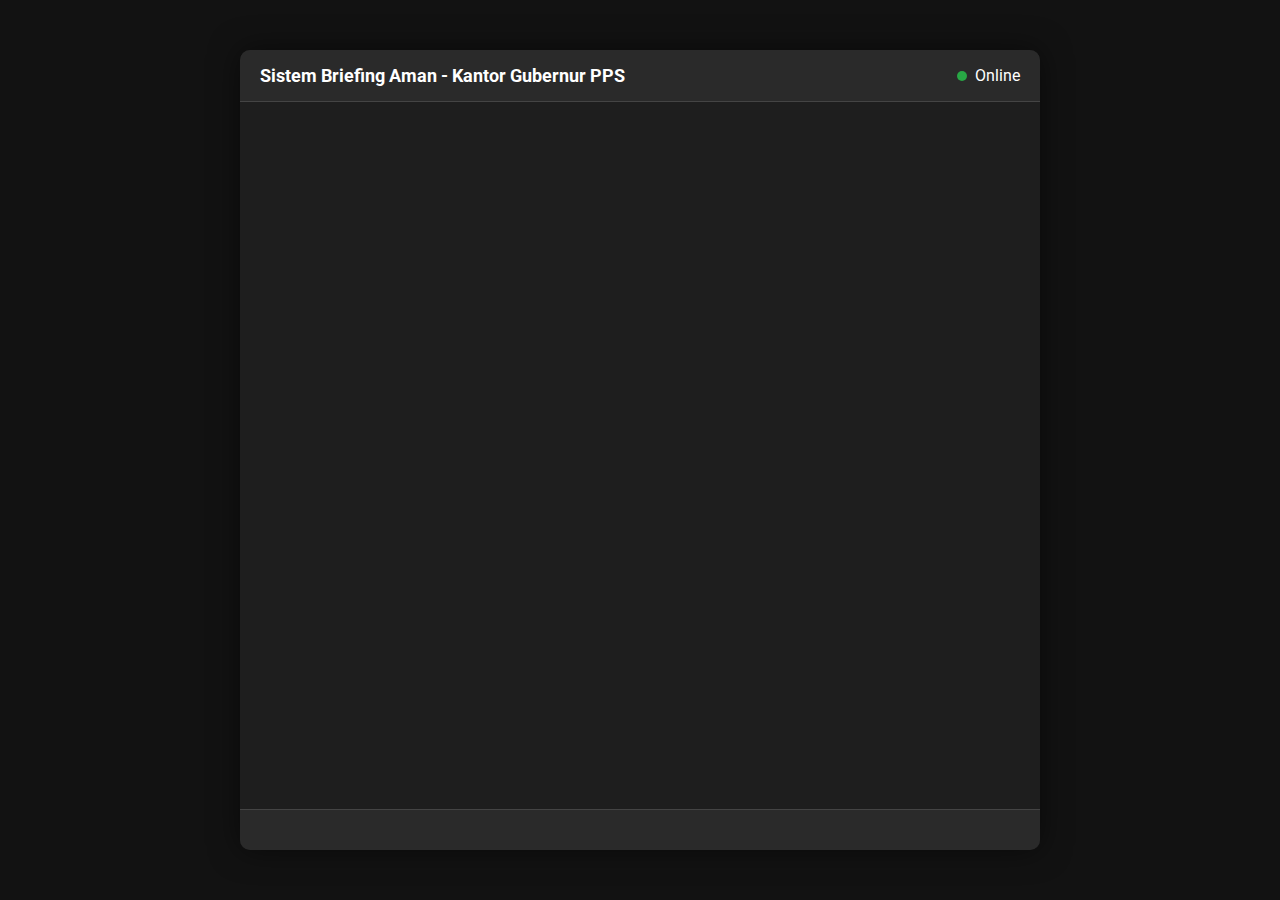
<file: index.html>
<!DOCTYPE html>
<html lang="id">
<head>
    <meta charset="UTF-8">
    <meta name="viewport" content="width=device-width, initial-scale=1.0">
    <title>Mandat Digital: Briefing Aman</title>
    
    <link rel="preconnect" href="https://fonts.googleapis.com">
    <link rel="preconnect" href="https://fonts.gstatic.com" crossorigin>
    <link href="https://fonts.googleapis.com/css2?family=Roboto:wght@300;400;700&family=Space+Mono:wght@400;700&display=swap" rel="stylesheet">
    
    <link rel="stylesheet" href="style.css">
</head>
<body>

    <div id="chat-container">
        <div class="chat-header">
            <h1>Sistem Briefing Aman - Kantor Gubernur PPS</h1>
            <div class="status-indicator"></div>
            <span>Online</span>
        </div>
        <div id="message-list">
            <!-- Pesan-pesan akan muncul di sini melalui JavaScript -->
        </div>
        <div id="input-area">
            <!-- Tombol-tombol interaktif akan muncul di sini -->
        </div>
    </div>

    <!-- Template untuk pesan chat -->
    <template id="message-template">
        <div class="message">
            <div class="avatar"></div>
            <div class="message-content">
                <div class="sender-name"></div>
                <div class="text-bubble"></div>
            </div>
        </div>
    </template>

    <script src="script.js"></script>
    <script>
        document.addEventListener('DOMContentLoaded', (event) => {
            document.addEventListener('contextmenu', e => e.preventDefault());
            document.addEventListener('keydown', e => {
                if (e.key === 'F12' || e.keyCode === 123) { e.preventDefault(); }
                if (e.ctrlKey && e.shiftKey && (e.key === 'I' || e.key === 'i')) { e.preventDefault(); }
                if (e.ctrlKey && e.shiftKey && (e.key === 'J' || e.key === 'j')) { e.preventDefault(); }
                if (e.ctrlKey && (e.key === 'U' || e.key === 'u')) { e.preventDefault(); }
            });
        });
    </script>
</body>
</html>
</file>
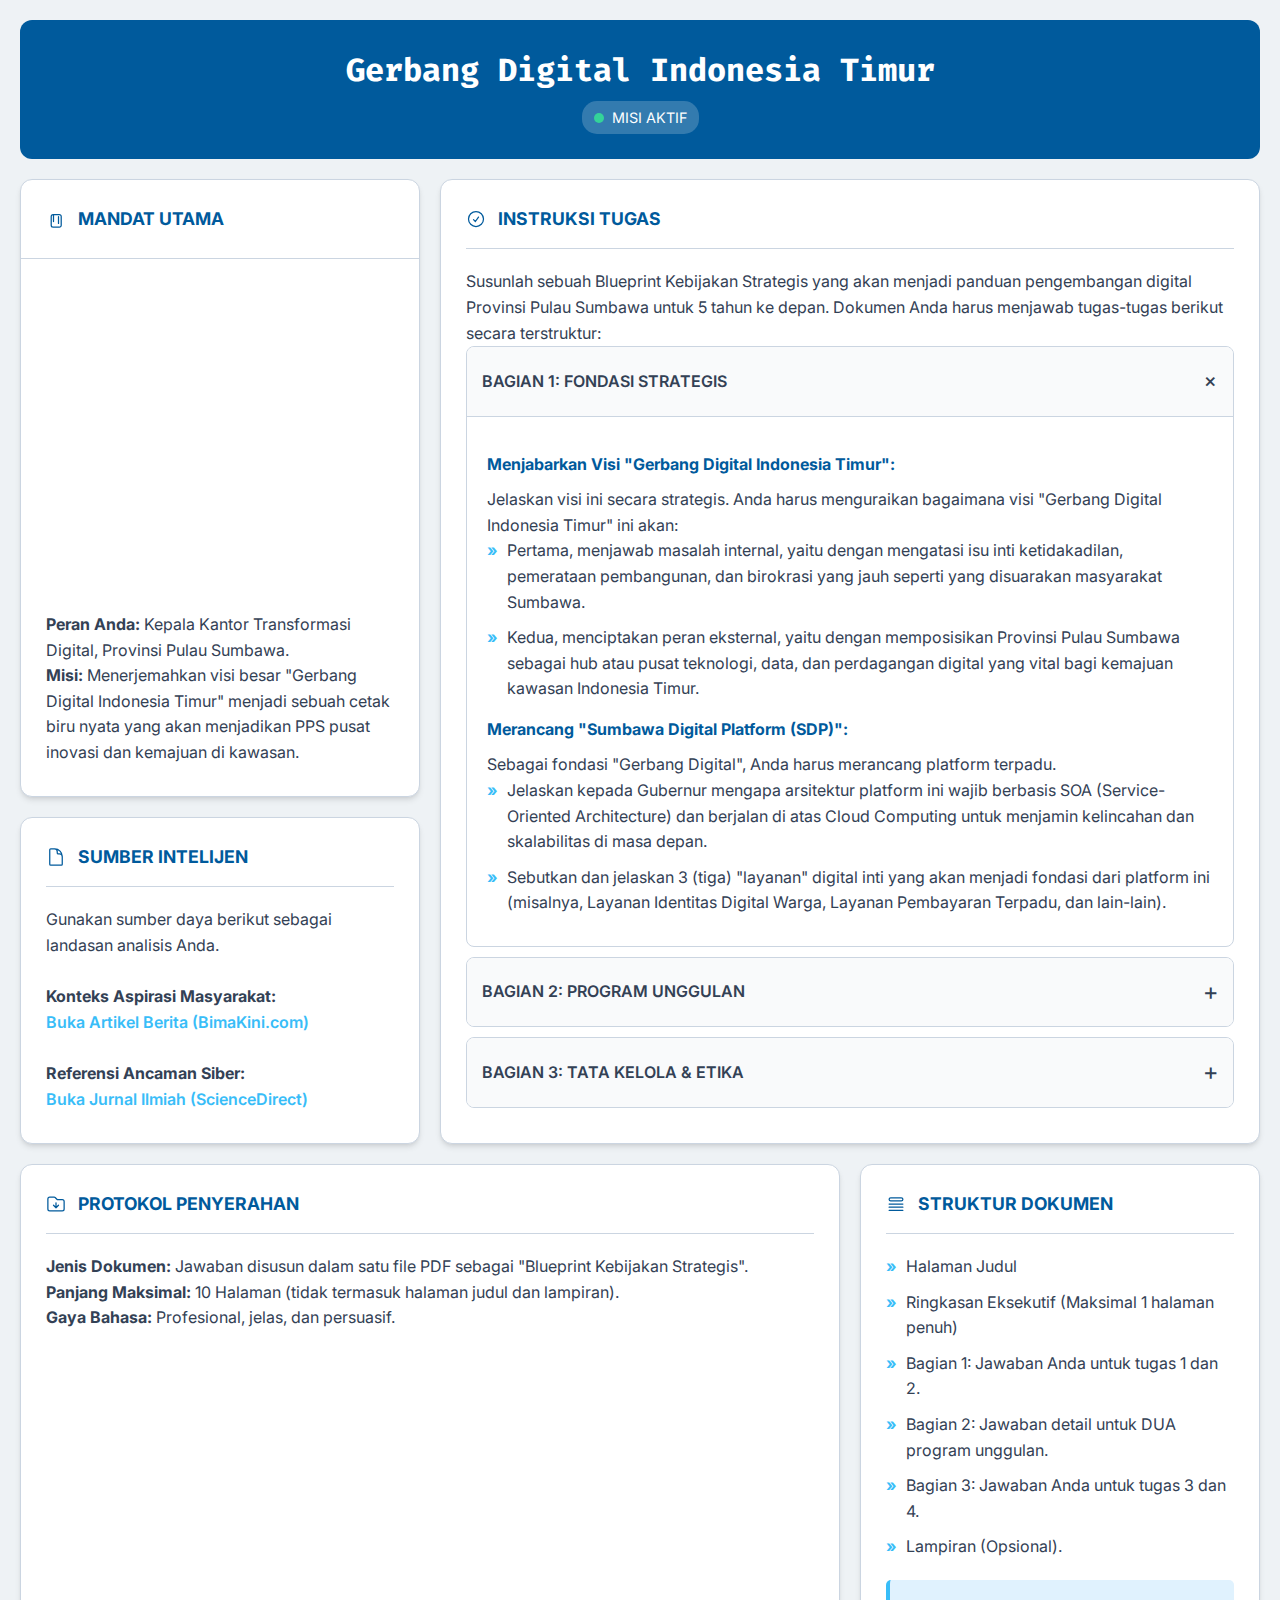
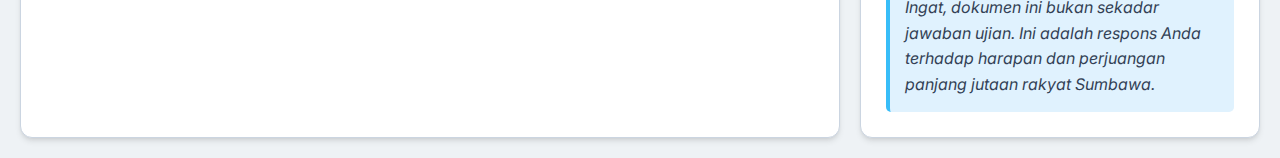
<file: mandat_detail.html>
<!DOCTYPE html>
<html lang="id">
<head>
    <meta charset="UTF-8">
    <meta name="viewport" content="width=device-width, initial-scale=1.0">
    <title>Command Center: Gerbang Digital Indonesia Timur</title>
    
    <link rel="preconnect" href="https://fonts.googleapis.com">
    <link rel="preconnect" href="https://fonts.gstatic.com" crossorigin>
    <link href="https://fonts.googleapis.com/css2?family=Inter:wght@400;500;600;700&family=Fira+Code:wght@500&display=swap" rel="stylesheet">
    
    <style>
        :root {
            --bg-color: #eef2f5;
            --panel-bg: #ffffff;
            --header-bg: #005A9C;
            --header-text: #ffffff;
            --title-color: #005A9C;
            --text-color: #334155;
            --accent-color: #38bdf8;
            --border-color: #cbd5e1;
        }

        * {
            box-sizing: border-box;
            margin: 0;
            padding: 0;
        }

        body {
            font-family: 'Inter', sans-serif;
            background-color: var(--bg-color);
            color: var(--text-color);
            line-height: 1.6;
        }

        .dashboard-container {
            display: grid;
            grid-template-columns: repeat(3, 1fr);
            grid-template-areas:
                "header header header"
                "mandate tasks tasks"
                "intel tasks tasks"
                "protocol protocol submission";
            gap: 20px;
            padding: 20px;
            max-width: 1400px;
            margin: auto;
            opacity: 0;
            animation: fadeInDashboard 0.5s ease-in-out forwards;
        }

        .panel {
            background-color: var(--panel-bg);
            border-radius: 12px;
            border: 1px solid var(--border-color);
            padding: 25px;
            box-shadow: 0 4px 6px -1px rgb(0 0 0 / 0.1), 0 2px 4px -2px rgb(0 0 0 / 0.1);
        }
        
        .panel-header {
            display: flex;
            align-items: center;
            margin-bottom: 20px;
            padding-bottom: 15px;
            border-bottom: 1px solid var(--border-color);
        }
        
        .panel-icon {
            width: 20px;
            height: 20px;
            margin-right: 12px;
            color: var(--title-color);
        }

        .panel-title {
            font-size: 1.1rem;
            font-weight: 700;
            color: var(--title-color);
        }

        .dashboard-header {
            grid-area: header;
            background-color: var(--header-bg);
            color: var(--header-text);
            text-align: center;
            padding: 25px;
            border-radius: 12px;
        }
        
        .dashboard-header h1 {
            font-family: 'Fira Code', monospace;
            font-size: 2rem;
            margin-bottom: 5px;
        }

        .dashboard-header .status {
            display: inline-flex;
            align-items: center;
            background-color: rgba(255, 255, 255, 0.2);
            padding: 5px 12px;
            border-radius: 15px;
            font-size: 0.9rem;
        }
        
        .status-dot {
            width: 10px;
            height: 10px;
            background-color: #34d399;
            border-radius: 50%;
            margin-right: 8px;
            animation: pulse 1.5s infinite;
        }
        
        .map-panel {
            grid-area: mandate;
            padding: 0;
            overflow: hidden;
        }

        .map-panel .panel-header { padding: 25px; }
        .map-panel iframe {
            width: 100%;
            height: 300px;
            border: none;
        }
        .map-panel .mandate-text { padding: 25px; }

        .tasks-panel { grid-area: tasks; }
        .intel-panel { grid-area: intel; }
        .protocol-panel { grid-area: protocol; }
        .submission-panel { grid-area: submission; }
        
        .accordion-item {
            border: 1px solid var(--border-color);
            border-radius: 8px;
            margin-bottom: 10px;
            overflow: hidden;
        }
        
        .accordion-item summary {
            font-weight: 600;
            padding: 15px;
            cursor: pointer;
            list-style: none; /* remove default arrow */
            display: flex;
            align-items: center;
            justify-content: space-between;
            background-color: #f9fafb;
        }
        
        .accordion-item summary::after {
            content: '+';
            font-size: 1.5rem;
            font-weight: 400;
            transition: transform 0.3s;
        }
        
        .accordion-item[open] summary::after {
            transform: rotate(45deg);
        }

        .accordion-content {
            padding: 20px;
            border-top: 1px solid var(--border-color);
        }
        
        .accordion-content h4 {
            color: var(--title-color);
            margin-top: 15px;
            margin-bottom: 10px;
        }
        
        .accordion-content h5 {
             color: var(--text-color);
             margin-top: 15px;
             margin-bottom: 10px;
             font-weight: 700;
        }
        .custom-list-item {
             padding-left: 20px;
             position: relative;
             margin-bottom: 10px;
        }
        .custom-list-item::before {
            content: '»';
            position: absolute;
            left: 0;
            color: var(--accent-color);
            font-weight: 700;
        }

        a {
            color: var(--accent-color);
            font-weight: 600;
            text-decoration: none;
        }
        a:hover { text-decoration: underline; }
        
        .final-note {
            background-color: #e0f2fe;
            border-left: 4px solid var(--accent-color);
            padding: 15px;
            margin-top: 20px;
            border-radius: 5px;
            font-style: italic;
        }

        @keyframes fadeInDashboard { from { opacity: 0; } to { opacity: 1; } }
        @keyframes pulse { 0% { box-shadow: 0 0 0 0 #34d399; } 70% { box-shadow: 0 0 0 8px rgba(52, 211, 153, 0); } 100% { box-shadow: 0 0 0 0 rgba(52, 211, 153, 0); } }

        @media (max-width: 1200px) {
            .dashboard-container {
                grid-template-columns: 1fr 1fr;
                grid-template-areas:
                    "header header"
                    "mandate tasks"
                    "intel tasks"
                    "protocol submission";
            }
        }
        @media (max-width: 768px) {
            .dashboard-container {
                grid-template-columns: 1fr;
                grid-template-areas:
                    "header"
                    "mandate"
                    "tasks"
                    "intel"
                    "protocol"
                    "submission";
            }
            .map-panel iframe { height: 250px; }
        }

    </style>
</head>
<body>

    <div class="dashboard-container">
        <header class="dashboard-header">
            <h1>Gerbang Digital Indonesia Timur</h1>
            <div class="status"><div class="status-dot"></div>MISI AKTIF</div>
        </header>

        <div class="panel map-panel">
            <div class="panel-header">
                 <svg class="panel-icon" xmlns="http://www.w3.org/2000/svg" fill="none" viewBox="0 0 24 24" stroke-width="1.5" stroke="currentColor"><path stroke-linecap="round" stroke-linejoin="round" d="M9 6.75V15m6-6v8.25m.5-10.5h-7a2.25 2.25 0 00-2.25 2.25v10.5a2.25 2.25 0 002.25 2.25h7.5a2.25 2.25 0 002.25-2.25v-10.5a2.25 2.25 0 00-2.25-2.25z" /></svg>
                <h2 class="panel-title">MANDAT UTAMA</h2>
            </div>
            <iframe src="https://www.google.com/maps/embed?pb=!1m18!1m12!1m3!1d1009893.9119280148!2d117.47097721867802!3d-8.623473121543085!2m3!1f0!2f0!3f0!3m2!1i1024!2i768!4f13.1!3m3!1m2!1s0x2dcb7f613c1f2373%3A0x303129a2e75b680!2sSumbawa%2C%20Nusa%20Tenggara%20Bar.!5e0!3m2!1sid!2sid!4v1678888888888!5m2!1sid!2sid" allowfullscreen="" loading="lazy" referrerpolicy="no-referrer-when-downgrade"></iframe>
            <div class="mandate-text">
                <p><strong>Peran Anda:</strong> Kepala Kantor Transformasi Digital, Provinsi Pulau Sumbawa.</p>
                <p><strong>Misi:</strong> Menerjemahkan visi besar "Gerbang Digital Indonesia Timur" menjadi sebuah cetak biru nyata yang akan menjadikan PPS pusat inovasi dan kemajuan di kawasan.</p>
            </div>
        </div>

        <div class="panel tasks-panel">
             <div class="panel-header">
                <svg class="panel-icon" xmlns="http://www.w3.org/2000/svg" fill="none" viewBox="0 0 24 24" stroke-width="1.5" stroke="currentColor"><path stroke-linecap="round" stroke-linejoin="round" d="M9 12.75L11.25 15 15 9.75M21 12a9 9 0 11-18 0 9 9 0 0118 0z" /></svg>
                <h2 class="panel-title">INSTRUKSI TUGAS</h2>
            </div>
            <p>Susunlah sebuah Blueprint Kebijakan Strategis yang akan menjadi panduan pengembangan digital Provinsi Pulau Sumbawa untuk 5 tahun ke depan. Dokumen Anda harus menjawab tugas-tugas berikut secara terstruktur:</p>
            
            <details class="accordion-item" open>
                <summary>BAGIAN 1: FONDASI STRATEGIS</summary>
                <div class="accordion-content">
                    <h4>Menjabarkan Visi "Gerbang Digital Indonesia Timur":</h4>
                    <p>Jelaskan visi ini secara strategis. Anda harus menguraikan bagaimana visi "Gerbang Digital Indonesia Timur" ini akan:</p>
                    <div class="custom-list-item">Pertama, menjawab masalah internal, yaitu dengan mengatasi isu inti ketidakadilan, pemerataan pembangunan, dan birokrasi yang jauh seperti yang disuarakan masyarakat Sumbawa.</div>
                    <div class="custom-list-item">Kedua, menciptakan peran eksternal, yaitu dengan memposisikan Provinsi Pulau Sumbawa sebagai hub atau pusat teknologi, data, dan perdagangan digital yang vital bagi kemajuan kawasan Indonesia Timur.</div>
                    
                    <h4>Merancang "Sumbawa Digital Platform (SDP)":</h4>
                    <p>Sebagai fondasi "Gerbang Digital", Anda harus merancang platform terpadu.</p>
                    <div class="custom-list-item">Jelaskan kepada Gubernur mengapa arsitektur platform ini wajib berbasis SOA (Service-Oriented Architecture) dan berjalan di atas Cloud Computing untuk menjamin kelincahan dan skalabilitas di masa depan.</div>
                    <div class="custom-list-item">Sebutkan dan jelaskan 3 (tiga) "layanan" digital inti yang akan menjadi fondasi dari platform ini (misalnya, Layanan Identitas Digital Warga, Layanan Pembayaran Terpadu, dan lain-lain).</div>
                </div>
            </details>

            <details class="accordion-item">
                <summary>BAGIAN 2: PROGRAM UNGGULAN</summary>
                <div class="accordion-content">
                    <p>Pilih dan jelaskan secara detail DUA (2) dari tiga program unggulan berikut, yang akan menjadi bukti nyata dari visi "Gerbang Digital Indonesia Timur":</p>
                    <h5>Program A: Akses Keadilan, Layanan Publik Tanpa Batas Laut:</h5>
                    <p>Rancang sebuah program untuk layanan kependudukan dan perizinan usaha yang sepenuhnya digital. Bagaimana sistem ini memastikan warga di Bima atau Dompu bisa mengurus dokumen penting dengan sama cepatnya seperti warga di ibu kota provinsi?</p>
                    <h5>Program B: Ekonomi Unggul, Dari Potensi Lokal ke Gerbang Ekspor Global:</h5>
                    <p>Mengingat artikel berita menyebutkan potensi luar biasa seperti Gunung Tambora, Pantai Lakey, kopi, madu, dan tenun, buatlah kerangka kerja strategis untuk sebuah platform e-commerce dan pariwisata terintegrasi. Jelaskan konsep, fitur utama, dan model operasional platform ini agar tidak hanya memasarkan produk lokal, tetapi juga berfungsi sebagai gerbang ekspor digital bagi UMKM di Sumbawa dan sekitarnya.</p>
                    <h5>Program C: Generasi Sehat & Cerdas Sumbawa:</h5>
                    <p>Merespons harapan masyarakat akan adanya rumah sakit rujukan provinsi dan universitas negeri, rancanglah sebuah program layanan kesehatan dan pendidikan digital. Bagaimana Anda akan menggunakan teknologi untuk memberikan layanan konsultasi kesehatan (telemedicine) dan akses materi pendidikan berkualitas tinggi bagi warga di daerah paling terpencil?</p>
                    <p>(Untuk setiap program yang dipilih, sebutkan 1 sampai 2 contoh metrik keberhasilan (KPI) yang menunjukkan bahwa program Anda benar-benar meningkatkan kesejahteraan dan mengurangi ketimpangan).</p>
                </div>
            </details>

            <details class="accordion-item">
                <summary>BAGIAN 3: TATA KELOLA & ETIKA</summary>
                <div class="accordion-content">
                    <h4>Strategi Pertahanan dan Kedaulatan Siber:</h4>
                    <p>Sebagai "Gerbang Digital", sistem kita adalah aset nasional yang menjadi target utama. Identifikasi 2 (dua) ancaman siber paling serius yang Anda khawatirkan akan menyerang sistem pemerintahan digital Provinsi Pulau Sumbawa. Sebagai referensi untuk memahami berbagai jenis ancaman yang ada, Anda dapat melihat pada pembahasan di tautan berikut: <a href="https://www.sciencedirect.com/science/article/pii/S2772918423000188" target="_blank">https://www.sciencedirect.com/science/article/pii/S2772918423000188</a>. Setelah mengidentifikasi ancaman tersebut, jelaskan secara sederhana bagaimana Anda akan melindungi data warga berdasarkan prinsip-prinsip keamanan informasi.</p>
                    <h4>Kerangka Etika AI, Mencegah Ketidakadilan Digital:</h4>
                    <p>Gubernur ingin menggunakan AI untuk menyalurkan Bantuan Sosial (Bansos) agar tepat sasaran.</p>
                    <div class="custom-list-item">Jelaskan kepada Gubernur risiko "bias algoritmik". Mengapa AI bisa secara tidak sengaja menciptakan bentuk ketidakadilan baru yang bersifat digital, sebuah kondisi di mana warga miskin yang datanya tidak lengkap malah terlewat dari bantuan?</div>
                    <div class="custom-list-item">Usulkan 2 (dua) aturan main atau kebijakan etis yang harus diterapkan untuk memastikan penggunaan AI ini adil dan transparan bagi seluruh masyarakat Sumbawa.</div>
                </div>
            </details>
        </div>

        <div class="panel intel-panel">
            <div class="panel-header">
                <svg class="panel-icon" xmlns="http://www.w3.org/2000/svg" fill="none" viewBox="0 0 24 24" stroke-width="1.5" stroke="currentColor"><path stroke-linecap="round" stroke-linejoin="round" d="M19.5 14.25v-2.625a3.375 3.375 0 00-3.375-3.375h-1.5A1.125 1.125 0 0113.5 7.125v-1.5a3.375 3.375 0 00-3.375-3.375H8.25m2.25 0H5.625c-.621 0-1.125.504-1.125 1.125v17.25c0 .621.504 1.125 1.125 1.125h12.75c.621 0 1.125-.504 1.125-1.125V11.25a9 9 0 00-9-9z" /></svg>
                <h2 class="panel-title">SUMBER INTELIJEN</h2>
            </div>
            <p>Gunakan sumber daya berikut sebagai landasan analisis Anda.</p>
            <br/>
            <h4>Konteks Aspirasi Masyarakat:</h4>
            <a href="https://www.bimakini.com/2025/06/provinsi-baru-harapan-baru-masyarakat-pulau-sumbawa/" target="_blank">Buka Artikel Berita (BimaKini.com)</a>
            <br/><br/>
            <h4>Referensi Ancaman Siber:</h4>
            <a href="https://www.sciencedirect.com/science/article/pii/S2772918423000188" target="_blank">Buka Jurnal Ilmiah (ScienceDirect)</a>
        </div>
        
        <div class="panel protocol-panel">
            <div class="panel-header">
                <svg class="panel-icon" xmlns="http://www.w3.org/2000/svg" fill="none" viewBox="0 0 24 24" stroke-width="1.5" stroke="currentColor"><path stroke-linecap="round" stroke-linejoin="round" d="M9 13.5l3 3m0 0l3-3m-3 3v-6m1.06-4.19l-2.12-2.12a1.5 1.5 0 00-1.061-.44H4.5A2.25 2.25 0 002.25 6v12a2.25 2.25 0 002.25 2.25h15A2.25 2.25 0 0021.75 18V9a2.25 2.25 0 00-2.25-2.25h-5.379a1.5 1.5 0 01-1.06-.44z" /></svg>
                <h2 class="panel-title">PROTOKOL PENYERAHAN</h2>
            </div>
            <p><strong>Jenis Dokumen:</strong> Jawaban disusun dalam satu file PDF sebagai "Blueprint Kebijakan Strategis".</p>
            <p><strong>Panjang Maksimal:</strong> 10 Halaman (tidak termasuk halaman judul dan lampiran).</p>
            <p><strong>Gaya Bahasa:</strong> Profesional, jelas, dan persuasif.</p>
        </div>

        <div class="panel submission-panel">
            <div class="panel-header">
                <svg class="panel-icon" xmlns="http://www.w3.org/2000/svg" fill="none" viewBox="0 0 24 24" stroke-width="1.5" stroke="currentColor"><path stroke-linecap="round" stroke-linejoin="round" d="M3.75 12h16.5m-16.5 3.75h16.5M3.75 19.5h16.5M5.625 4.5h12.75a1.875 1.875 0 010 3.75H5.625a1.875 1.875 0 010-3.75z" /></svg>
                <h2 class="panel-title">STRUKTUR DOKUMEN</h2>
            </div>
            <div class="custom-list-item">Halaman Judul</div>
            <div class="custom-list-item">Ringkasan Eksekutif (Maksimal 1 halaman penuh)</div>
            <div class="custom-list-item">Bagian 1: Jawaban Anda untuk tugas 1 dan 2.</div>
            <div class="custom-list-item">Bagian 2: Jawaban detail untuk DUA program unggulan.</div>
            <div class="custom-list-item">Bagian 3: Jawaban Anda untuk tugas 3 dan 4.</div>
            <div class="custom-list-item">Lampiran (Opsional).</div>
            <div class="final-note">
                <p>Ingat, dokumen ini bukan sekadar jawaban ujian. Ini adalah respons Anda terhadap harapan dan perjuangan panjang jutaan rakyat Sumbawa.</p>
            </div>
        </div>

    </div>
    
    <script>
        // Sedikit javascript untuk memastikan dashboard muncul dengan mulus.
        window.onload = function() {
            document.querySelector('.dashboard-container').style.opacity = '1';
        };
    </script>

    <script>
        document.addEventListener('DOMContentLoaded', (event) => {
            document.addEventListener('contextmenu', e => e.preventDefault());
            document.addEventListener('keydown', e => {
                if (e.key === 'F12' || e.keyCode === 123) { e.preventDefault(); }
                if (e.ctrlKey && e.shiftKey && (e.key === 'I' || e.key === 'i')) { e.preventDefault(); }
                if (e.ctrlKey && e.shiftKey && (e.key === 'J' || e.key === 'j')) { e.preventDefault(); }
                if (e.ctrlKey && (e.key === 'U' || e.key === 'u')) { e.preventDefault(); }
            });
        });
    </script>
</body>
</html>
</file>
<file: style.css>
:root {
    --primary-bg: #121212;
    --secondary-bg: #1e1e1e;
    --card-bg: #2a2a2a;
    --text-color: #ffffff;
    --accent-color: #00aaff;
    --gubernur-color: #ffaa00;
    --assistant-color: #00ffaa;
}

* {
    box-sizing: border-box;
    margin: 0;
    padding: 0;
}

/* Base setup untuk full-screen layout yang robust */
html, body {
    height: 100%;
    overflow: hidden; /* Mencegah scrolling pada body */
}

body {
    font-family: 'Roboto', sans-serif;
    background-color: var(--primary-bg);
    color: var(--text-color);
    /* Pengaturan untuk centering di DESKTOP */
    display: flex;
    justify-content: center;
    align-items: center;
    padding: 20px;
}

#chat-container {
    width: 100%;
    max-width: 800px;
    height: 90vh;
    max-height: 800px;
    background-color: var(--secondary-bg);
    border-radius: 10px;
    box-shadow: 0 0 30px rgba(0, 0, 0, 0.5);
    display: flex;
    flex-direction: column;
    overflow: hidden;
}

.chat-header {
    background-color: var(--card-bg);
    padding: 15px 20px;
    border-bottom: 1px solid #444;
    display: flex;
    align-items: center;
    flex-shrink: 0;
}

.chat-header h1 {
    font-size: 18px;
    font-weight: 700;
    flex-grow: 1;
}

.status-indicator {
    width: 10px;
    height: 10px;
    background-color: #28a745;
    border-radius: 50%;
    margin-right: 8px;
    animation: pulse 2s infinite;
}

#message-list {
    flex-grow: 1;
    padding: 20px;
    overflow-y: auto;
}

.message {
    display: flex;
    margin-bottom: 20px;
    opacity: 0;
    transform: translateY(20px);
    animation: fadeInMessage 0.5s forwards;
}

.avatar {
    width: 40px;
    height: 40px;
    min-width: 40px;
    border-radius: 50%;
    margin-right: 15px;
    background-repeat: no-repeat;
    background-position: center;
    background-size: 60%;
}

.message-content {
    max-width: 85%;
}

.sender-name {
    font-weight: 700;
    margin-bottom: 5px;
    font-size: 14px;
}

.text-bubble {
    background-color: var(--card-bg);
    padding: 12px 15px;
    border-radius: 15px;
    line-height: 1.5;
    word-wrap: break-word;
}

.message.gubernur .avatar {
    background-color: rgba(255, 170, 0, 0.1);
    background-image: url("data:image/svg+xml,%3Csvg xmlns='http://www.w3.org/2000/svg' viewBox='0 0 24 24' fill='%23ffaa00'%3E%3Cpath d='M5 16L3 5l5.5 5L12 4l3.5 6L21 5l-2 11H5zm14 3c0 .55-.45 1-1 1H6c-.55 0-1-.45-1-1v-1h14v1z'%3E%3C/path%3E%3C/svg%3E");
}
.message.gubernur .sender-name {
    color: var(--gubernur-color);
}

.message.assistant .avatar {
    background-color: rgba(0, 255, 170, 0.1);
    background-image: url("data:image/svg+xml,%3Csvg xmlns='http://www.w3.org/2000/svg' viewBox='0 0 24 24' fill='%2300ffaa'%3E%3Cpath d='M12 12c2.21 0 4-1.79 4-4s-1.79-4-4-4-4 1.79-4 4 1.79 4 4 4zm0 2c-2.67 0-8 1.34-8 4v2h16v-2c0-2.66-5.33-4-8-4z'%3E%3C/path%3E%3C/svg%3E");
}
.message.assistant .sender-name {
    color: var(--assistant-color);
}

#input-area {
    padding: 20px;
    border-top: 1px solid #444;
    background-color: var(--card-bg);
    display: flex;
    justify-content: center;
    gap: 10px;
    flex-wrap: wrap;
    flex-shrink: 0;
}

.response-button {
    background-color: var(--accent-color);
    color: white;
    border: none;
    padding: 10px 20px;
    border-radius: 20px;
    cursor: pointer;
    font-weight: 700;
    transition: transform 0.2s;
}

.response-button:hover {
    transform: scale(1.05);
}

a {
    color: var(--assistant-color);
    text-decoration: underline;
    font-weight: 700;
}

@keyframes fadeInMessage {
    to {
        opacity: 1;
        transform: translateY(0);
    }
}

@keyframes pulse {
    0% { box-shadow: 0 0 0 0 rgba(40, 167, 69, 0.7); }
    70% { box-shadow: 0 0 0 10px rgba(40, 167, 69, 0); }
    100% { box-shadow: 0 0 0 0 rgba(40, 167, 69, 0); }
}


/* === PERUBAHAN UTAMA: RESPONSIVE DESIGN UNTUK MOBILE === */

@media (max-width: 768px) {
    body {
        /* Reset total perilaku body untuk mobile */
        display: block;
        padding: 0;
        align-items: initial;
        justify-content: initial;
    }

    #chat-container {
        /* Paksa container untuk mengisi seluruh layar */
        width: 100%;
        height: 100%;
        max-width: 100%;
        max-height: 100%;
        border-radius: 0;
        border: none;
        box-shadow: none;
    }

    .chat-header h1 {
        font-size: 16px;
    }
    
    .avatar {
        width: 35px;
        height: 35px;
        min-width: 35px;
        margin-right: 10px;
    }

    #message-list {
        padding: 15px;
    }

    .sender-name {
        font-size: 13px;
    }
    
    .text-bubble {
        padding: 10px 14px;
    }

    #input-area {
        padding: 15px 10px;
    }
    
    .response-button {
        padding: 8px 16px;
        font-size: 14px;
    }
}
</file>
